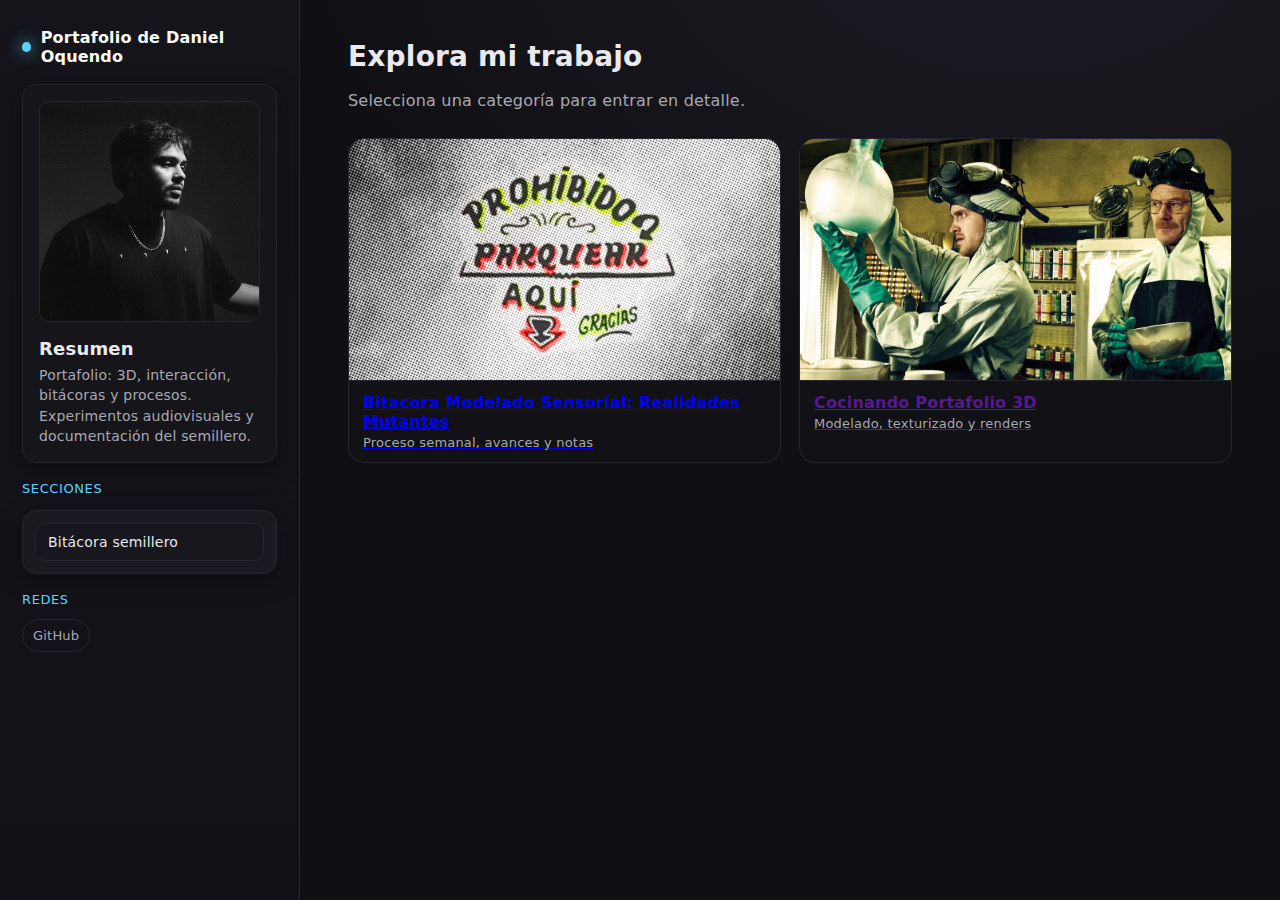
<file: index.html>
<!DOCTYPE html>
<html lang="es">
<head>
  <meta charset="utf-8" />
  <meta name="viewport" content="width=device-width, initial-scale=1" />
  <title>Portafolio | Landing</title>
  <link rel="stylesheet" href="styles.css" />
</head>
<body>
  <div class="layout">
    <!-- Sidebar fija -->
    <aside class="sidebar">
      <div class="brand"><span class="dot"></span><h1>Portafolio de Daniel Oquendo</h1></div>

      <div class="profile">
        <img src="WhatsApp Image 2025-10-16 at 10.42.00_6eb32020.jpg" alt="Portada del proyecto" />
        <h2>Resumen</h2>
        <p>
          Portafolio: 3D, interacción, bitácoras y procesos.
          Experimentos audiovisuales y documentación del semillero.
        </p>
      </div>

      <div class="section-title">Secciones</div>
      <nav class="nav">
        <ul>
          <li><a href="bitacora-semillero.html">Bitácora semillero</a></li>
        </ul>
      </nav>

      <div class="section-title">Redes</div>
      <div class="social">
        <a href="https://github.com/SecretCodeLabb" target="_blank">GitHub</a>
      </div>
    </aside>

    <!-- Contenido principal -->
    <main class="main">
      <h2 class="page-title">Explora mi trabajo</h2>
      <p class="page-sub">Selecciona una categoría para entrar en detalle.</p>
      

      <section class="cards">
        <a class="card" href="bitacora-semillero.html">
          <img class="card-thumb" src="IMG_1026.JPG" alt="Bitácora del Semillero" />
          <div class="card-body">
            <div class="card-title">Bitacora Modelado Sensorial: Realidades Mutantes</div>
            <div class="card-sub">Proceso semanal, avances y notas</div>
          </div>
        </a>
        <!-- Tarjeta Portafolio 3D -->
        <a class="card" href="">
          <img class="card-thumb" src="2314.webp" alt="Portafolio 3D" />
          <div class="card-body">
            <div class="card-title">Cocinando Portafolio 3D</div>
            <div class="card-sub">Modelado, texturizado y renders</div>
          </div>
        </a>

        <!-- Tarjeta Bitácora del Semillero -->
        
      </section>
    </main>
  </div>
</body>
</html>
</file>
<file: styles.css>
/* ====== Base / Reset ====== */
*{margin:0;padding:0;box-sizing:border-box}
:root{
  --bg:#0f0f12;
  --panel:#15151a;
  --panel-2:#1a1b20;
  --text:#e9e9ee;
  --muted:#a8a8b3;
  --brand:#57d4ff;
  --accent:#8b5cf6;
  --stroke:#262630;
  --card:#17171d;
  --radius:14px;
  --shadow:0 6px 24px rgba(0,0,0,.35);
}
html,body{height:100%}
body{
  font-family: ui-sans-serif,system-ui,-apple-system,Segoe UI,Roboto,Inter,Helvetica,Arial;
  color:var(--text);
  background:radial-gradient(1200px 800px at 80% -10%,#1b1b24 0%,#101014 60%) no-repeat, var(--bg);
  letter-spacing:.2px;
}

/* ====== Layout ====== */
.layout{display:flex;min-height:100vh;width:100%}
.sidebar{
  width:300px;min-width:280px;max-width:320px;
  background:linear-gradient(180deg, #14141a 0%, #111117 100%);
  border-right:1px solid var(--stroke);
  position:fixed;inset:0 auto 0 0;
  padding:28px 22px;overflow-y:auto;
}
.main{
  margin-left:300px; /* igual al width de sidebar */
  padding:40px 48px;flex:1;min-width:0;
}

/* ====== Sidebar ====== */
.brand{display:flex;align-items:center;gap:10px;margin-bottom:18px}
.brand .dot{width:10px;height:10px;border-radius:50%;background:var(--brand);box-shadow:0 0 16px var(--brand)}
.brand h1{font-size:16px;font-weight:600;color:#fff}

.profile{
  background:var(--panel);border:1px solid var(--stroke);
  border-radius:var(--radius);padding:16px;box-shadow:var(--shadow);
}
.profile img{
  width:100%;border-radius:10px;object-fit:cover;aspect-ratio:1/1;border:1px solid var(--stroke)
}
.profile h2{font-size:18px;margin:12px 0 6px}
.profile p{color:var(--muted);font-size:14px;line-height:1.45}

.section-title{
  margin:18px 0 10px;color:var(--brand);font-size:13px;letter-spacing:.6px;text-transform:uppercase
}

/* Índice (enlaces a otras páginas) */
.nav{
  background:var(--panel-2);border:1px solid var(--stroke);
  border-radius:var(--radius);padding:12px;box-shadow:var(--shadow);margin-top:14px;
}
.nav ul{list-style:none;display:flex;flex-direction:column;gap:8px}
.nav a{
  display:block;background:var(--card);border:1px solid var(--stroke);
  border-radius:10px;padding:10px 12px;color:var(--text);text-decoration:none;
  font-size:14px;transition:.2s transform, .2s background, .2s border-color;
}
.nav a:hover{transform:translateY(-1px);border-color:var(--brand)}

/* Redes */
.social{
  display:flex;gap:10px;flex-wrap:wrap;margin-top:12px
}
.social a{
  font-size:13px;color:var(--muted);text-decoration:none;
  border:1px solid var(--stroke);padding:8px 10px;border-radius:999px;
  transition:.2s border-color,.2s color,.2s transform;background:transparent;
}
.social a:hover{color:#fff;border-color:var(--brand);transform:translateY(-1px)}

/* ====== Landing: tarjetas ====== */
.page-title{font-size:28px;font-weight:700;margin-bottom:18px}
.page-sub{color:var(--muted);margin-bottom:28px}

.cards{
  display:grid;grid-template-columns:repeat(12,1fr);gap:18px;
}
.card{
  grid-column:span 6; /* 2 por fila en desktop */
  background:linear-gradient(180deg,#14141a,#101015);
  border:1px solid var(--stroke);border-radius:16px;overflow:hidden;
  transition:.25s transform,.25s border-color,.25s box-shadow;cursor:pointer;
}
.card:hover{transform:translateY(-4px);border-color:var(--brand);box-shadow:0 12px 34px rgba(0,0,0,.45)}
.card-thumb{aspect-ratio:16/9;object-fit:cover;width:100%;display:block;border-bottom:1px solid var(--stroke)}
.card-body{padding:12px 14px}
.card-title{font-size:16px;font-weight:600;margin-bottom:4px}
.card-sub{font-size:13px;color:var(--muted)}

/* ====== Páginas internas (estilo Behance) ====== */
.header{
  display:flex;align-items:flex-end;justify-content:space-between;gap:16px;margin-bottom:22px;
  border-bottom:1px solid var(--stroke);padding-bottom:14px;
}
.header h1{font-size:26px}
.meta{color:var(--muted);font-size:14px}

.block{
  background:var(--panel);border:1px solid var(--stroke);
  border-radius:16px;padding:18px;margin:18px 0;box-shadow:var(--shadow)
}
.block h3{font-size:18px;margin-bottom:8px}
.block p{color:#d8d8de;line-height:1.6}

/* Hero / galería grande */
.media{
  width:100%;border-radius:12px;border:1px solid var(--stroke);overflow:hidden
}
.media img,.media video{width:100%;display:block}
.caption{font-size:13px;color:var(--muted);margin-top:6px}

/* Grid de imágenes tipo Behance */
.gallery{
  display:grid;gap:14px;
  grid-template-columns:repeat(12,1fr);
}
.gallery .item{grid-column:span 6;background:var(--card);border:1px solid var(--stroke);border-radius:12px;overflow:hidden}
.gallery .item img{width:100%;display:block}
.gallery .item .cap{padding:10px 12px;font-size:13px;color:var(--muted)}

/* Tabs/etiquetas pequeñas */
.tags{display:flex;flex-wrap:wrap;gap:8px;margin-top:8px}
.tag{font-size:12px;border:1px solid var(--stroke);color:var(--muted);padding:6px 10px;border-radius:999px}

/* Responsivo */
@media (max-width:1100px){
  .card{grid-column:span 12}
  .main{padding:28px}
}
@media (max-width:860px){
  .sidebar{position:static;width:100%;max-width:none;height:auto}
  .main{margin:0;padding:22px}
  .cards{gap:14px}
}

/* Listas dentro del contenido */
.main .block ol {
  list-style-type: decimal;    /* números normales */
  list-style-position: outside;/* número fuera, alineado en columna */
  margin: 14px auto;
  padding-left: 2rem;          /* espacio para que los números no choquen */
}

.main .block ol li {
  margin: 6px 0;
  line-height: 1.6;
}
</file>
